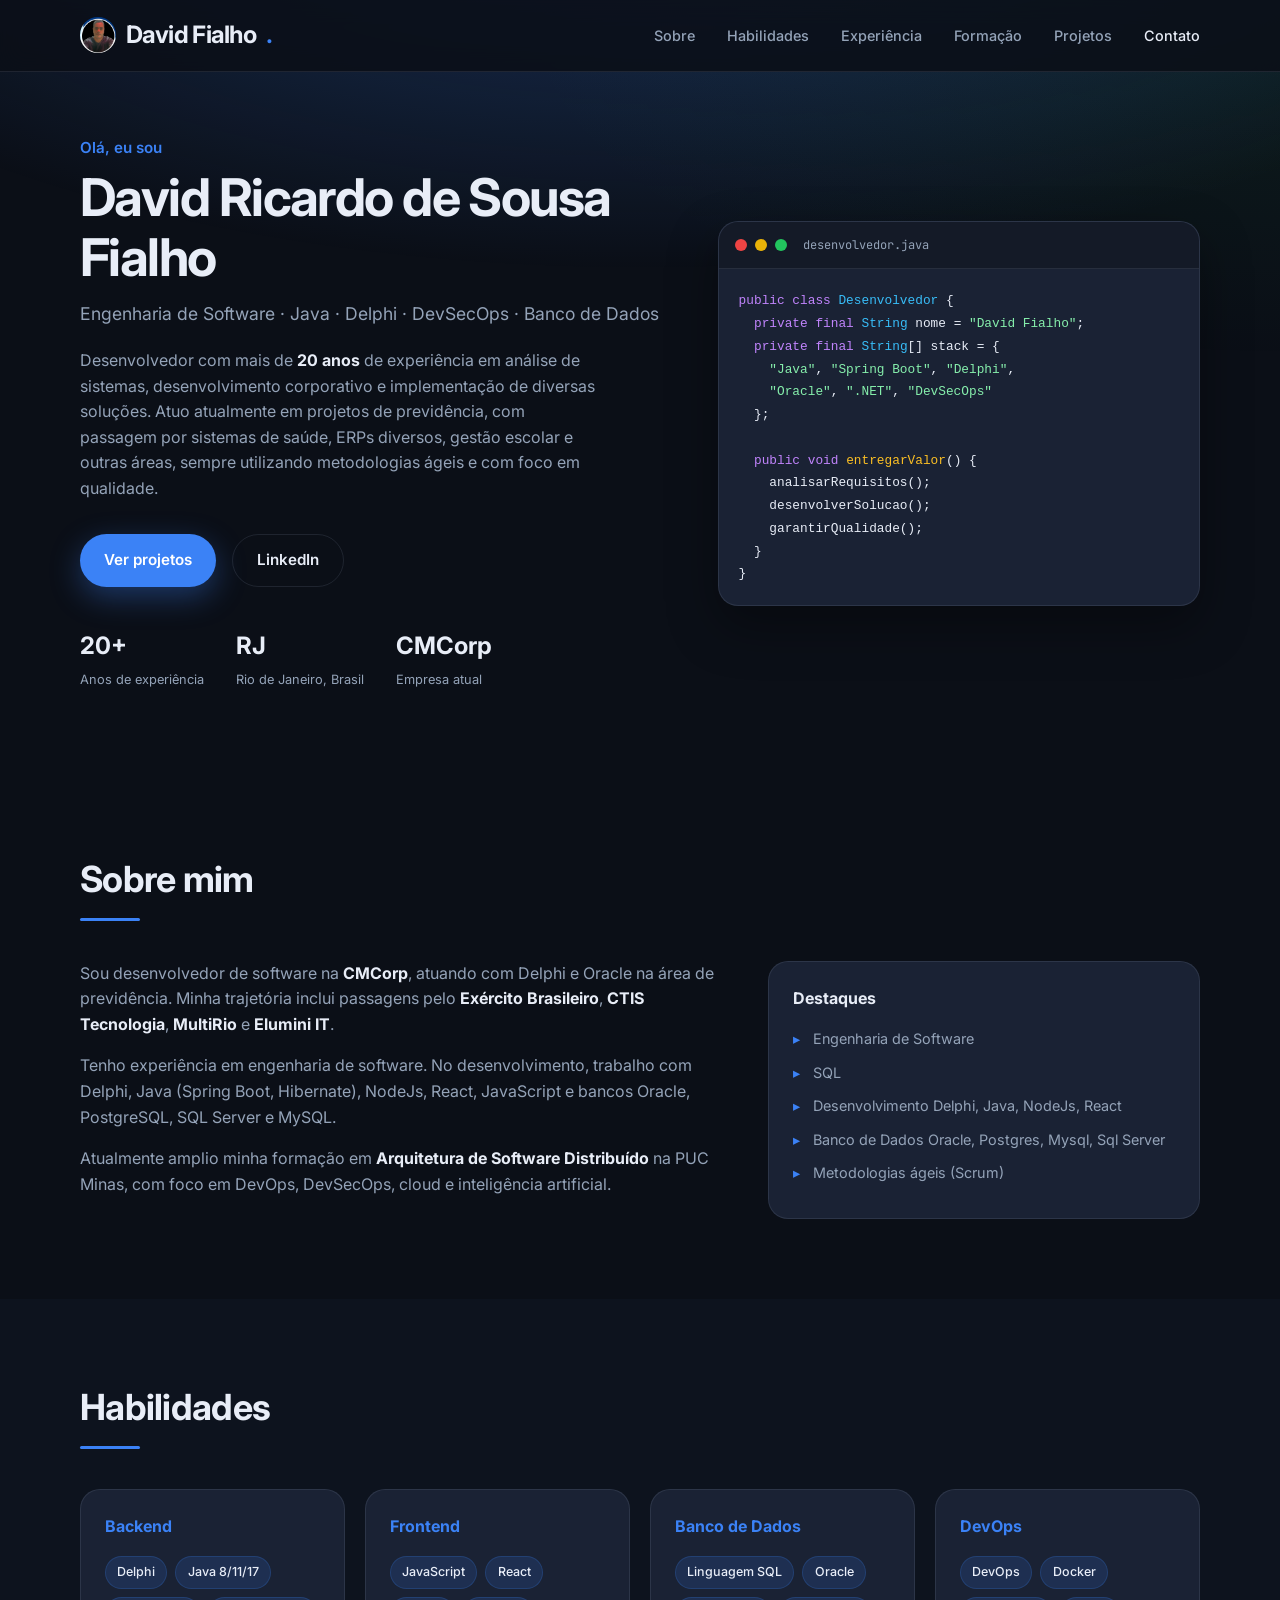
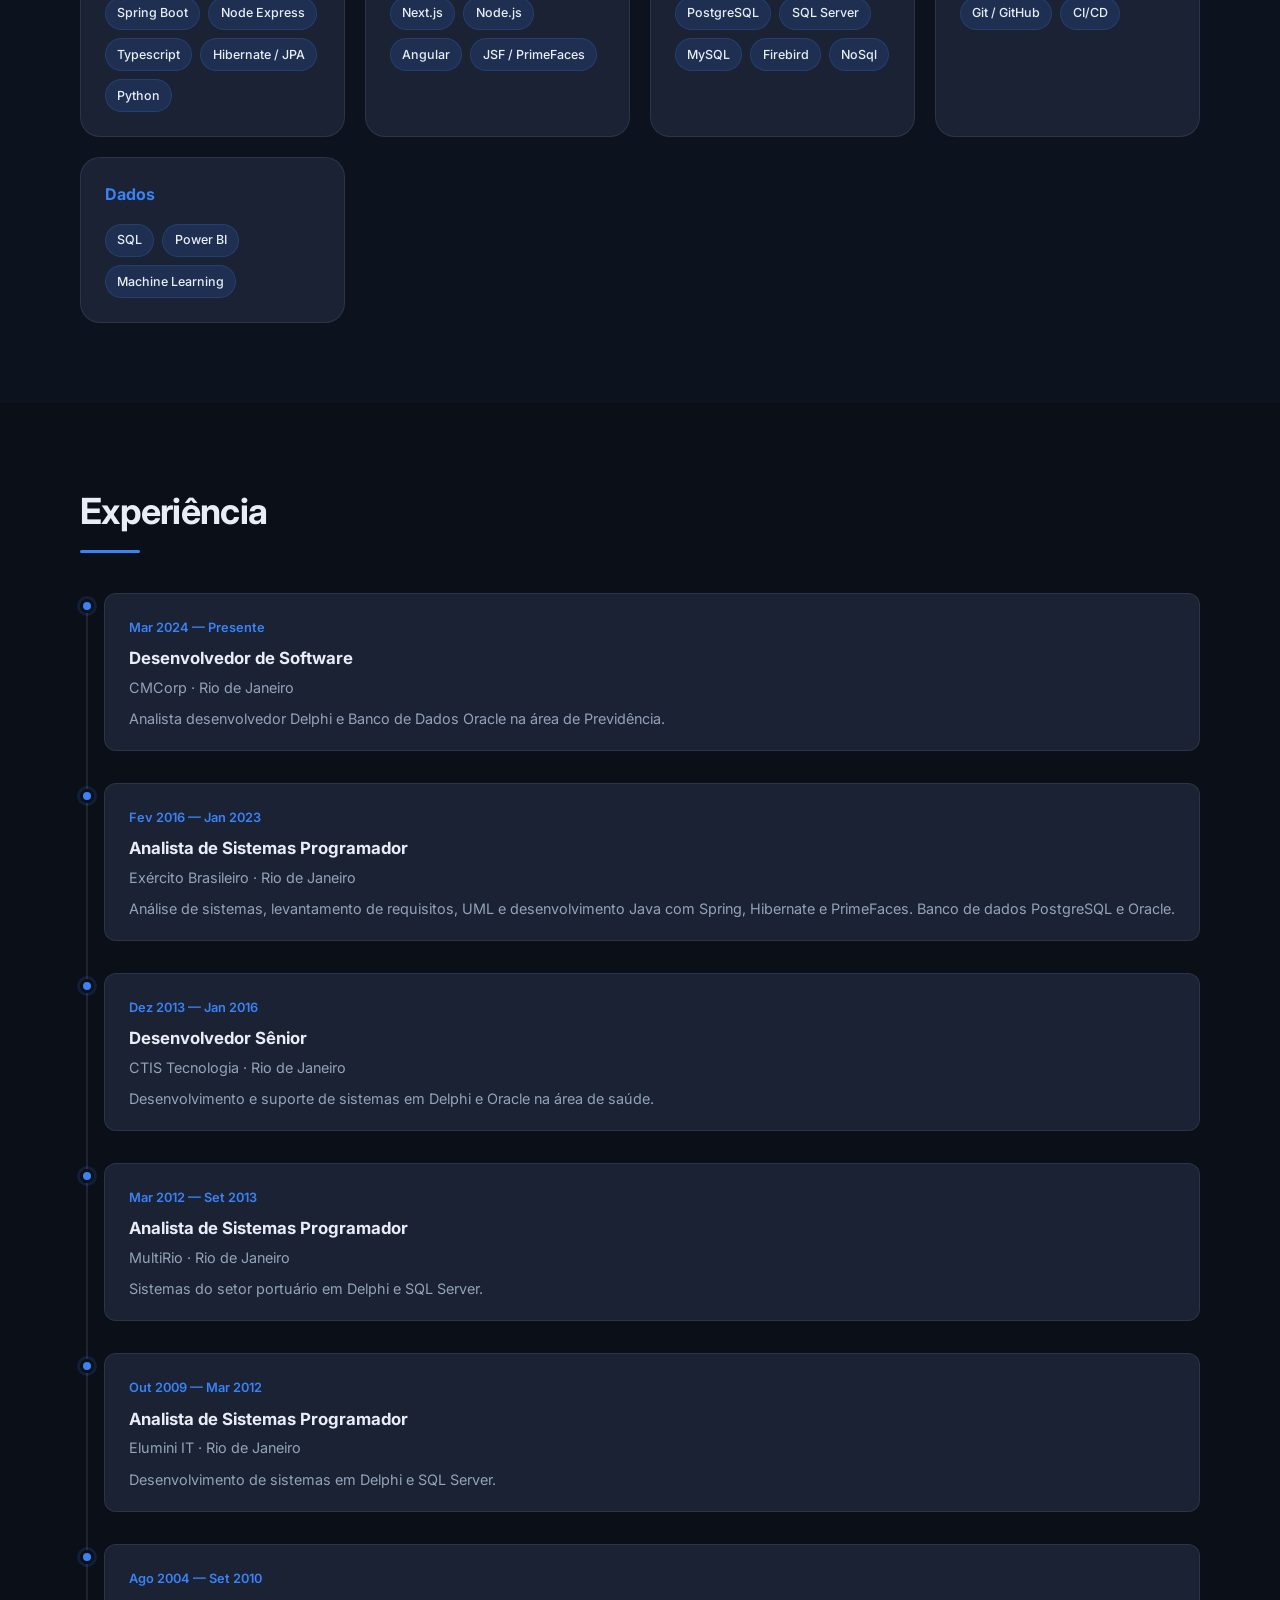
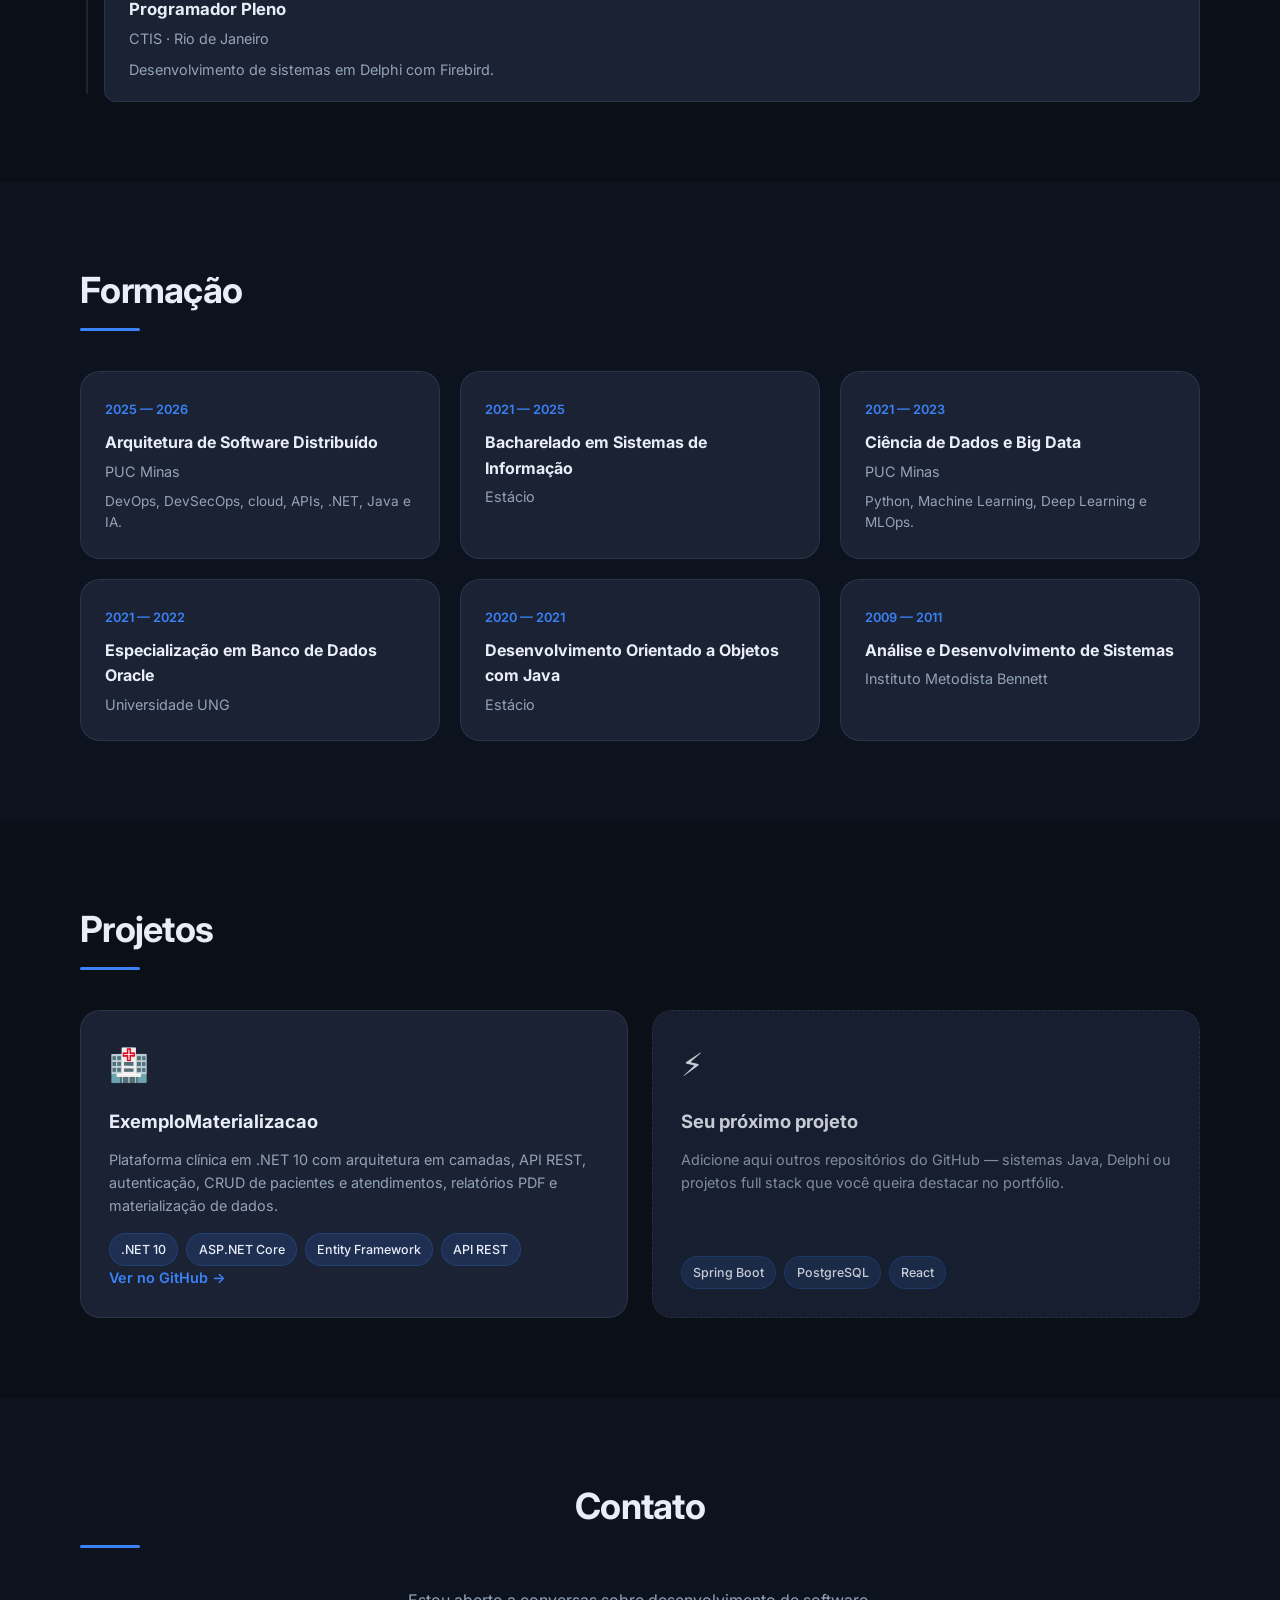
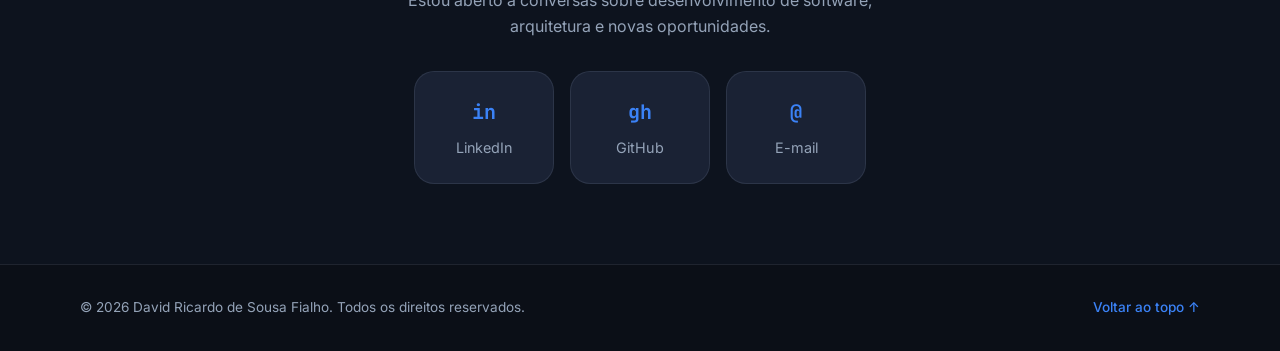
<file: index.html>
<!DOCTYPE html>
<html lang="pt-BR">
<head>
  <meta charset="UTF-8">
  <meta name="viewport" content="width=device-width, initial-scale=1.0">
  <meta name="description" content="Portfólio de David Ricardo de Sousa Fialho — Desenvolvedor de Software com mais de 20 anos de experiência em Java, Delphi, DevSecOps e Banco de Dados.">
  <meta name="author" content="David Ricardo de Sousa Fialho">
  <title>David Fialho | Desenvolvedor de Software</title>
  <link rel="icon" type="image/png" href="img/foto.png">
  <link rel="preconnect" href="https://fonts.googleapis.com">
  <link rel="preconnect" href="https://fonts.gstatic.com" crossorigin>
  <link href="https://fonts.googleapis.com/css2?family=Inter:wght@400;500;600;700&family=JetBrains+Mono:wght@400;500&display=swap" rel="stylesheet">
  <link rel="stylesheet" href="css/style.css">
</head>
<body>
  <header class="header" id="topo">
    <nav class="nav container">
      <a href="#topo" class="nav-logo">
        <img src="img/foto.png" alt="David Fialho" class="nav-avatar">
        David Fialho<span class="accent">.</span>
      </a>
      <button class="nav-toggle" aria-label="Abrir menu" aria-expanded="false">
        <span></span>
        <span></span>
        <span></span>
      </button>
      <ul class="nav-links">
        <li><a href="#sobre">Sobre</a></li>
        <li><a href="#habilidades">Habilidades</a></li>
        <li><a href="#experiencia">Experiência</a></li>
        <li><a href="#formacao">Formação</a></li>
        <li><a href="#projetos">Projetos</a></li>
        <li><a href="#contato">Contato</a></li>
      </ul>
    </nav>
  </header>

  <main>
    <section class="hero">
      <div class="container hero-grid">
        <div class="hero-content">
          <p class="hero-greeting">Olá, eu sou</p>
          <h1 class="hero-title">David Ricardo de Sousa Fialho</h1>
          <p class="hero-subtitle">
            Engenharia de Software · Java · Delphi · DevSecOps · Banco de Dados
          </p>
          <p class="hero-description">
            Desenvolvedor com mais de <strong>20 anos</strong> de experiência em análise de sistemas,
            desenvolvimento corporativo e implementação de diversas soluções. Atuo atualmente em
            projetos de previdência, com passagem por sistemas de saúde, ERPs diversos, gestão
            escolar e outras áreas, sempre utilizando metodologias ágeis e com foco em qualidade.
          </p>
          <div class="hero-actions">
            <a href="#projetos" class="btn btn-primary">Ver projetos</a>
            <a href="https://www.linkedin.com/in/david-ricardo-de-sousa-fialho-27782882/" target="_blank" rel="noopener noreferrer" class="btn btn-outline">LinkedIn</a>
          </div>
          <div class="hero-stats">
            <div class="stat">
              <span class="stat-value">20+</span>
              <span class="stat-label">Anos de experiência</span>
            </div>
            <div class="stat">
              <span class="stat-value">RJ</span>
              <span class="stat-label">Rio de Janeiro, Brasil</span>
            </div>
            <div class="stat">
              <span class="stat-value">CMCorp</span>
              <span class="stat-label">Empresa atual</span>
            </div>
          </div>
        </div>
        <div class="hero-visual">
          <div class="code-card">
            <div class="code-header">
              <span class="dot red"></span>
              <span class="dot yellow"></span>
              <span class="dot green"></span>
              <span class="code-filename">desenvolvedor.java</span>
            </div>
            <pre class="code-body"><code><span class="kw">public class</span> <span class="type">Desenvolvedor</span> {
  <span class="kw">private final</span> <span class="type">String</span> nome = <span class="str">"David Fialho"</span>;
  <span class="kw">private final</span> <span class="type">String</span>[] stack = {
    <span class="str">"Java"</span>, <span class="str">"Spring Boot"</span>, <span class="str">"Delphi"</span>,
    <span class="str">"Oracle"</span>, <span class="str">".NET"</span>, <span class="str">"DevSecOps"</span>
  };

  <span class="kw">public void</span> <span class="fn">entregarValor</span>() {
    analisarRequisitos();
    desenvolverSolucao();
    garantirQualidade();
  }
}</code></pre>
          </div>
        </div>
      </div>
    </section>

    <section class="section" id="sobre">
      <div class="container">
        <h2 class="section-title">Sobre mim</h2>
        <div class="about-grid">
          <div class="about-text">
            <p>
              Sou desenvolvedor de software na <strong>CMCorp</strong>, atuando com Delphi e Oracle
              na área de previdência. Minha trajetória inclui passagens pelo
              <strong>Exército Brasileiro</strong>, <strong>CTIS Tecnologia</strong>,
              <strong>MultiRio</strong> e <strong>Elumini IT</strong>.
            </p>
            <p>
              Tenho experiência em engenharia de software. No desenvolvimento, trabalho com
              Delphi, Java (Spring Boot, Hibernate), NodeJs, React, JavaScript e bancos Oracle,
              PostgreSQL, SQL Server e MySQL.
            </p>
            <p>
              Atualmente amplio minha formação em <strong>Arquitetura de Software Distribuído</strong>
              na PUC Minas, com foco em DevOps, DevSecOps, cloud e inteligência artificial.
            </p>
          </div>
          <aside class="about-highlights">
            <h3>Destaques</h3>
            <ul>
              <li>Engenharia de Software</li>
              <li>SQL</li>
              <li>Desenvolvimento Delphi, Java, NodeJs, React</li>
              <li>Banco de Dados Oracle, Postgres, Mysql, Sql Server</li>
              <li>Metodologias ágeis (Scrum)</li>
            </ul>
          </aside>
        </div>
      </div>
    </section>

    <section class="section section-alt" id="habilidades">
      <div class="container">
        <h2 class="section-title">Habilidades</h2>
        <div class="skills-grid">
          <article class="skill-card">
            <h3>Backend</h3>
            <div class="tags">
              <span>Delphi</span>
              <span>Java 8/11/17</span>
              <span>Spring Boot</span>
              <span>Node Express</span>
              <span>Typescript</span>
              <span>Hibernate / JPA</span>
              <span>Python</span>
            </div>
          </article>
          <article class="skill-card">
            <h3>Frontend</h3>
            <div class="tags">
              <span>JavaScript</span>
              <span>React</span>
              <span>Next.js</span>
              <span>Node.js</span>
              <span>Angular</span>
              <span>JSF / PrimeFaces</span>
            </div>
          </article>
          <article class="skill-card">
            <h3>Banco de Dados</h3>
            <div class="tags">
              <span>Linguagem SQL</span>
              <span>Oracle</span>
              <span>PostgreSQL</span>
              <span>SQL Server</span>
              <span>MySQL</span>
              <span>Firebird</span>
              <span>NoSql</span>
            </div>
          </article>
          <article class="skill-card">
            <h3>DevOps</h3>
            <div class="tags">
              <span>DevOps</span>
              <span>Docker</span>
              <span>Git / GitHub</span>
              <span>CI/CD</span>
            </div>
          </article>
          <article class="skill-card">
            <h3>Dados</h3>
            <div class="tags">
              <span>SQL</span>
              <span>Power BI</span>
              <span>Machine Learning</span>
            </div>
          </article>
        </div>
      </div>
    </section>

    <section class="section" id="experiencia">
      <div class="container">
        <h2 class="section-title">Experiência</h2>
        <div class="timeline">
          <article class="timeline-item">
            <div class="timeline-marker"></div>
            <div class="timeline-content">
              <span class="timeline-period">Mar 2024 — Presente</span>
              <h3>Desenvolvedor de Software</h3>
              <p class="timeline-company">CMCorp · Rio de Janeiro</p>
              <p>Analista desenvolvedor Delphi e Banco de Dados Oracle na área de Previdência.</p>
            </div>
          </article>
          <article class="timeline-item">
            <div class="timeline-marker"></div>
            <div class="timeline-content">
              <span class="timeline-period">Fev 2016 — Jan 2023</span>
              <h3>Analista de Sistemas Programador</h3>
              <p class="timeline-company">Exército Brasileiro · Rio de Janeiro</p>
              <p>
                Análise de sistemas, levantamento de requisitos, UML e desenvolvimento Java com
                Spring, Hibernate e PrimeFaces. Banco de dados PostgreSQL e Oracle.
              </p>
            </div>
          </article>
          <article class="timeline-item">
            <div class="timeline-marker"></div>
            <div class="timeline-content">
              <span class="timeline-period">Dez 2013 — Jan 2016</span>
              <h3>Desenvolvedor Sênior</h3>
              <p class="timeline-company">CTIS Tecnologia · Rio de Janeiro</p>
              <p>Desenvolvimento e suporte de sistemas em Delphi e Oracle na área de saúde.</p>
            </div>
          </article>
          <article class="timeline-item">
            <div class="timeline-marker"></div>
            <div class="timeline-content">
              <span class="timeline-period">Mar 2012 — Set 2013</span>
              <h3>Analista de Sistemas Programador</h3>
              <p class="timeline-company">MultiRio · Rio de Janeiro</p>
              <p>Sistemas do setor portuário em Delphi e SQL Server.</p>
            </div>
          </article>
          <article class="timeline-item">
            <div class="timeline-marker"></div>
            <div class="timeline-content">
              <span class="timeline-period">Out 2009 — Mar 2012</span>
              <h3>Analista de Sistemas Programador</h3>
              <p class="timeline-company">Elumini IT · Rio de Janeiro</p>
              <p>Desenvolvimento de sistemas em Delphi e SQL Server.</p>
            </div>
          </article>
          <article class="timeline-item">
            <div class="timeline-marker"></div>
            <div class="timeline-content">
              <span class="timeline-period">Ago 2004 — Set 2010</span>
              <h3>Programador Pleno</h3>
              <p class="timeline-company">CTIS · Rio de Janeiro</p>
              <p>Desenvolvimento de sistemas em Delphi com Firebird.</p>
            </div>
          </article>
        </div>
      </div>
    </section>

    <section class="section section-alt" id="formacao">
      <div class="container">
        <h2 class="section-title">Formação</h2>
        <div class="education-grid">
          <article class="education-card">
            <span class="education-year">2025 — 2026</span>
            <h3>Arquitetura de Software Distribuído</h3>
            <p>PUC Minas</p>
            <p class="education-detail">DevOps, DevSecOps, cloud, APIs, .NET, Java e IA.</p>
          </article>
          <article class="education-card">
            <span class="education-year">2021 — 2025</span>
            <h3>Bacharelado em Sistemas de Informação</h3>
            <p>Estácio</p>
          </article>
          <article class="education-card">
            <span class="education-year">2021 — 2023</span>
            <h3>Ciência de Dados e Big Data</h3>
            <p>PUC Minas</p>
            <p class="education-detail">Python, Machine Learning, Deep Learning e MLOps.</p>
          </article>
          <article class="education-card">
            <span class="education-year">2021 — 2022</span>
            <h3>Especialização em Banco de Dados Oracle</h3>
            <p>Universidade UNG</p>
          </article>
          <article class="education-card">
            <span class="education-year">2020 — 2021</span>
            <h3>Desenvolvimento Orientado a Objetos com Java</h3>
            <p>Estácio</p>
          </article>
          <article class="education-card">
            <span class="education-year">2009 — 2011</span>
            <h3>Análise e Desenvolvimento de Sistemas</h3>
            <p>Instituto Metodista Bennett</p>
          </article>
        </div>
      </div>
    </section>

    <section class="section" id="projetos">
      <div class="container">
        <h2 class="section-title">Projetos</h2>
        <div class="projects-grid">
          <article class="project-card">
            <div class="project-icon">🏥</div>
            <h3>ExemploMaterializacao</h3>
            <p>
              Plataforma clínica em .NET 10 com arquitetura em camadas, API REST, autenticação,
              CRUD de pacientes e atendimentos, relatórios PDF e materialização de dados.
            </p>
            <div class="tags">
              <span>.NET 10</span>
              <span>ASP.NET Core</span>
              <span>Entity Framework</span>
              <span>API REST</span>
            </div>
            <a href="https://github.com/davidfialho533/ExemploMaterializacao" target="_blank" rel="noopener noreferrer" class="project-link">
              Ver no GitHub →
            </a>
          </article>
          <article class="project-card project-card-placeholder">
            <div class="project-icon">⚡</div>
            <h3>Seu próximo projeto</h3>
            <p>
              Adicione aqui outros repositórios do GitHub — sistemas Java, Delphi ou projetos
              full stack que você queira destacar no portfólio.
            </p>
            <div class="tags">
              <span>Spring Boot</span>
              <span>PostgreSQL</span>
              <span>React</span>
            </div>
          </article>
        </div>
      </div>
    </section>

    <section class="section section-alt" id="contato">
      <div class="container contact-container">
        <h2 class="section-title">Contato</h2>
        <p class="contact-text">
          Estou aberto a conversas sobre desenvolvimento de software, arquitetura e novas oportunidades.
        </p>
        <div class="contact-links">
          <a href="https://www.linkedin.com/in/david-ricardo-de-sousa-fialho-27782882/" target="_blank" rel="noopener noreferrer" class="contact-card">
            <span class="contact-icon">in</span>
            <span class="contact-label">LinkedIn</span>
          </a>
          <a href="https://github.com/davidfialho533" target="_blank" rel="noopener noreferrer" class="contact-card">
            <span class="contact-icon">gh</span>
            <span class="contact-label">GitHub</span>
          </a>
          <a href="mailto:seu-email@exemplo.com" class="contact-card">
            <span class="contact-icon">@</span>
            <span class="contact-label">E-mail</span>
          </a>
        </div>
      </div>
    </section>
  </main>

  <footer class="footer">
    <div class="container footer-content">
      <p>&copy; <span id="year"></span> David Ricardo de Sousa Fialho. Todos os direitos reservados.</p>
      <a href="#topo" class="back-to-top">Voltar ao topo ↑</a>
    </div>
  </footer>

  <script src="js/main.js"></script>
</body>
</html>
</file>
<file: css/style.css>
:root {
  --bg: #0b0f17;
  --bg-alt: #111827;
  --surface: #1a2234;
  --surface-hover: #243049;
  --text: #e8edf7;
  --text-muted: #94a3b8;
  --accent: #3b82f6;
  --accent-soft: rgba(59, 130, 246, 0.15);
  --accent-glow: rgba(59, 130, 246, 0.35);
  --border: rgba(148, 163, 184, 0.15);
  --success: #22c55e;
  --radius: 12px;
  --radius-lg: 20px;
  --shadow: 0 20px 50px rgba(0, 0, 0, 0.35);
  --header-height: 72px;
  --font: "Inter", system-ui, sans-serif;
  --mono: "JetBrains Mono", monospace;
}

*,
*::before,
*::after {
  box-sizing: border-box;
  margin: 0;
  padding: 0;
}

html {
  scroll-behavior: smooth;
}

body {
  font-family: var(--font);
  background: var(--bg);
  color: var(--text);
  line-height: 1.6;
  min-height: 100vh;
}

body::before {
  content: "";
  position: fixed;
  inset: 0;
  background:
    radial-gradient(ellipse 80% 50% at 50% -20%, var(--accent-glow), transparent),
    radial-gradient(ellipse 60% 40% at 100% 0%, rgba(34, 197, 94, 0.08), transparent);
  pointer-events: none;
  z-index: -1;
}

a {
  color: inherit;
  text-decoration: none;
}

img {
  max-width: 100%;
  display: block;
}

.container {
  width: min(1120px, calc(100% - 2rem));
  margin-inline: auto;
}

/* Header */
.header {
  position: fixed;
  top: 0;
  left: 0;
  right: 0;
  z-index: 100;
  height: var(--header-height);
  background: rgba(11, 15, 23, 0.85);
  backdrop-filter: blur(12px);
  border-bottom: 1px solid var(--border);
}

.nav {
  display: flex;
  align-items: center;
  justify-content: space-between;
  height: 100%;
}

.nav-logo {
  display: flex;
  align-items: center;
  gap: 0.6rem;
  font-size: 1.5rem;
  font-weight: 700;
  letter-spacing: -0.03em;
}

.nav-avatar {
  width: 36px;
  height: 36px;
  border-radius: 50%;
  object-fit: cover;
}

.nav-logo .accent {
  color: var(--accent);
}

.nav-links {
  display: flex;
  gap: 2rem;
  list-style: none;
}

.nav-links a {
  color: var(--text-muted);
  font-size: 0.9rem;
  font-weight: 500;
  transition: color 0.2s;
}

.nav-links a:hover {
  color: var(--text);
}

.nav-toggle {
  display: none;
  flex-direction: column;
  gap: 5px;
  background: none;
  border: none;
  cursor: pointer;
  padding: 4px;
}

.nav-toggle span {
  display: block;
  width: 24px;
  height: 2px;
  background: var(--text);
  border-radius: 2px;
  transition: transform 0.3s, opacity 0.3s;
}

/* Hero */
.hero {
  padding: calc(var(--header-height) + 4rem) 0 5rem;
}

.hero-grid {
  display: grid;
  grid-template-columns: 1.1fr 0.9fr;
  gap: 3rem;
  align-items: center;
}

.hero-greeting {
  color: var(--accent);
  font-weight: 600;
  font-size: 0.95rem;
  margin-bottom: 0.5rem;
}

.hero-title {
  font-size: clamp(2rem, 5vw, 3.25rem);
  font-weight: 700;
  line-height: 1.15;
  letter-spacing: -0.03em;
  margin-bottom: 0.75rem;
}

.hero-subtitle {
  font-size: 1.1rem;
  color: var(--text-muted);
  margin-bottom: 1.25rem;
}

.hero-description {
  color: var(--text-muted);
  max-width: 52ch;
  margin-bottom: 2rem;
}

.hero-description strong {
  color: var(--text);
}

.hero-actions {
  display: flex;
  flex-wrap: wrap;
  gap: 1rem;
  margin-bottom: 2.5rem;
}

.btn {
  display: inline-flex;
  align-items: center;
  justify-content: center;
  padding: 0.85rem 1.5rem;
  border-radius: 999px;
  font-weight: 600;
  font-size: 0.95rem;
  transition: transform 0.2s, box-shadow 0.2s, background 0.2s;
}

.btn:hover {
  transform: translateY(-2px);
}

.btn-primary {
  background: var(--accent);
  color: #fff;
  box-shadow: 0 10px 30px var(--accent-glow);
}

.btn-primary:hover {
  box-shadow: 0 14px 40px var(--accent-glow);
}

.btn-outline {
  border: 1px solid var(--border);
  color: var(--text);
}

.btn-outline:hover {
  background: var(--surface);
}

.hero-stats {
  display: flex;
  flex-wrap: wrap;
  gap: 2rem;
}

.stat-value {
  display: block;
  font-size: 1.5rem;
  font-weight: 700;
  color: var(--text);
}

.stat-label {
  font-size: 0.8rem;
  color: var(--text-muted);
}

/* Code card */
.code-card {
  background: var(--surface);
  border: 1px solid var(--border);
  border-radius: var(--radius-lg);
  overflow: hidden;
  box-shadow: var(--shadow);
}

.code-header {
  display: flex;
  align-items: center;
  gap: 0.5rem;
  padding: 0.85rem 1rem;
  background: rgba(0, 0, 0, 0.25);
  border-bottom: 1px solid var(--border);
}

.dot {
  width: 12px;
  height: 12px;
  border-radius: 50%;
}

.dot.red { background: #ef4444; }
.dot.yellow { background: #eab308; }
.dot.green { background: #22c55e; }

.code-filename {
  margin-left: 0.5rem;
  font-family: var(--mono);
  font-size: 0.75rem;
  color: var(--text-muted);
}

.code-body {
  padding: 1.25rem;
  overflow-x: auto;
  font-family: var(--mono);
  font-size: 0.8rem;
  line-height: 1.7;
}

.code-body .kw { color: #c084fc; }
.code-body .type { color: #38bdf8; }
.code-body .str { color: #86efac; }
.code-body .fn { color: #fbbf24; }

/* Sections */
.section {
  padding: 5rem 0;
}

.section-alt {
  background: rgba(17, 24, 39, 0.5);
}

.section-title {
  font-size: clamp(1.75rem, 4vw, 2.25rem);
  font-weight: 700;
  letter-spacing: -0.02em;
  margin-bottom: 2.5rem;
  position: relative;
  padding-bottom: 0.75rem;
}

.section-title::after {
  content: "";
  position: absolute;
  left: 0;
  bottom: 0;
  width: 60px;
  height: 3px;
  background: var(--accent);
  border-radius: 2px;
}

/* About */
.about-grid {
  display: grid;
  grid-template-columns: 1.5fr 1fr;
  gap: 2.5rem;
}

.about-text p {
  color: var(--text-muted);
  margin-bottom: 1rem;
}

.about-text strong {
  color: var(--text);
}

.about-highlights {
  background: var(--surface);
  border: 1px solid var(--border);
  border-radius: var(--radius-lg);
  padding: 1.5rem;
}

.about-highlights h3 {
  font-size: 1rem;
  margin-bottom: 1rem;
}

.about-highlights ul {
  list-style: none;
}

.about-highlights li {
  position: relative;
  padding-left: 1.25rem;
  color: var(--text-muted);
  font-size: 0.9rem;
  margin-bottom: 0.65rem;
}

.about-highlights li::before {
  content: "▸";
  position: absolute;
  left: 0;
  color: var(--accent);
}

/* Skills */
.skills-grid {
  display: grid;
  grid-template-columns: repeat(auto-fit, minmax(240px, 1fr));
  gap: 1.25rem;
}

.skill-card {
  background: var(--surface);
  border: 1px solid var(--border);
  border-radius: var(--radius-lg);
  padding: 1.5rem;
  transition: border-color 0.2s, transform 0.2s;
}

.skill-card:hover {
  border-color: var(--accent);
  transform: translateY(-4px);
}

.skill-card h3 {
  font-size: 1rem;
  margin-bottom: 1rem;
  color: var(--accent);
}

.tags {
  display: flex;
  flex-wrap: wrap;
  gap: 0.5rem;
}

.tags span {
  background: var(--accent-soft);
  color: var(--text);
  font-size: 0.78rem;
  font-weight: 500;
  padding: 0.35rem 0.7rem;
  border-radius: 999px;
  border: 1px solid rgba(59, 130, 246, 0.2);
}

/* Timeline */
.timeline {
  position: relative;
  padding-left: 1.5rem;
}

.timeline::before {
  content: "";
  position: absolute;
  left: 6px;
  top: 8px;
  bottom: 8px;
  width: 2px;
  background: var(--border);
}

.timeline-item {
  position: relative;
  padding-bottom: 2rem;
}

.timeline-item:last-child {
  padding-bottom: 0;
}

.timeline-marker {
  position: absolute;
  left: -1.5rem;
  top: 6px;
  width: 14px;
  height: 14px;
  background: var(--accent);
  border: 3px solid var(--bg);
  border-radius: 50%;
  box-shadow: 0 0 0 3px var(--accent-soft);
}

.timeline-content {
  background: var(--surface);
  border: 1px solid var(--border);
  border-radius: var(--radius);
  padding: 1.25rem 1.5rem;
}

.timeline-period {
  font-size: 0.8rem;
  color: var(--accent);
  font-weight: 600;
}

.timeline-content h3 {
  font-size: 1.05rem;
  margin: 0.35rem 0 0.25rem;
}

.timeline-company {
  font-size: 0.9rem;
  color: var(--text-muted);
  margin-bottom: 0.5rem;
}

.timeline-content p:last-child {
  font-size: 0.9rem;
  color: var(--text-muted);
}

/* Education */
.education-grid {
  display: grid;
  grid-template-columns: repeat(auto-fit, minmax(280px, 1fr));
  gap: 1.25rem;
}

.education-card {
  background: var(--surface);
  border: 1px solid var(--border);
  border-radius: var(--radius-lg);
  padding: 1.5rem;
}

.education-year {
  font-size: 0.8rem;
  color: var(--accent);
  font-weight: 600;
}

.education-card h3 {
  font-size: 1rem;
  margin: 0.5rem 0 0.25rem;
}

.education-card > p {
  color: var(--text-muted);
  font-size: 0.9rem;
}

.education-detail {
  margin-top: 0.5rem;
  font-size: 0.85rem !important;
}

/* Projects */
.projects-grid {
  display: grid;
  grid-template-columns: repeat(auto-fit, minmax(300px, 1fr));
  gap: 1.5rem;
}

.project-card {
  background: var(--surface);
  border: 1px solid var(--border);
  border-radius: var(--radius-lg);
  padding: 1.75rem;
  display: flex;
  flex-direction: column;
  transition: border-color 0.2s, transform 0.2s;
}

.project-card:hover {
  border-color: var(--accent);
  transform: translateY(-4px);
}

.project-card-placeholder {
  border-style: dashed;
  opacity: 0.85;
}

.project-icon {
  font-size: 2rem;
  margin-bottom: 1rem;
}

.project-card h3 {
  font-size: 1.15rem;
  margin-bottom: 0.75rem;
}

.project-card > p {
  color: var(--text-muted);
  font-size: 0.9rem;
  flex: 1;
  margin-bottom: 1rem;
}

.project-link {
  margin-top: auto;
  color: var(--accent);
  font-weight: 600;
  font-size: 0.9rem;
}

.project-link:hover {
  text-decoration: underline;
}

/* Contact */
.contact-container {
  text-align: center;
}

.contact-text {
  color: var(--text-muted);
  max-width: 50ch;
  margin: 0 auto 2rem;
}

.contact-links {
  display: flex;
  flex-wrap: wrap;
  justify-content: center;
  gap: 1rem;
}

.contact-card {
  display: flex;
  flex-direction: column;
  align-items: center;
  gap: 0.5rem;
  background: var(--surface);
  border: 1px solid var(--border);
  border-radius: var(--radius-lg);
  padding: 1.5rem 2.5rem;
  min-width: 140px;
  transition: border-color 0.2s, transform 0.2s;
}

.contact-card:hover {
  border-color: var(--accent);
  transform: translateY(-4px);
}

.contact-icon {
  font-family: var(--mono);
  font-weight: 700;
  font-size: 1.25rem;
  color: var(--accent);
}

.contact-label {
  font-size: 0.9rem;
  color: var(--text-muted);
}

/* Footer */
.footer {
  border-top: 1px solid var(--border);
  padding: 2rem 0;
}

.footer-content {
  display: flex;
  flex-wrap: wrap;
  justify-content: space-between;
  align-items: center;
  gap: 1rem;
  color: var(--text-muted);
  font-size: 0.85rem;
}

.back-to-top {
  color: var(--accent);
  font-weight: 500;
}

.back-to-top:hover {
  text-decoration: underline;
}

/* Mobile nav */
@media (max-width: 768px) {
  .nav-toggle {
    display: flex;
  }

  .nav-links {
    position: fixed;
    top: var(--header-height);
    left: 0;
    right: 0;
    flex-direction: column;
    gap: 0;
    background: var(--bg-alt);
    border-bottom: 1px solid var(--border);
    padding: 1rem 0;
    transform: translateY(-120%);
    opacity: 0;
    pointer-events: none;
    transition: transform 0.3s, opacity 0.3s;
  }

  .nav-links.open {
    transform: translateY(0);
    opacity: 1;
    pointer-events: auto;
  }

  .nav-links li a {
    display: block;
    padding: 0.85rem 1.5rem;
  }

  .nav-toggle.open span:nth-child(1) {
    transform: rotate(45deg) translate(5px, 5px);
  }

  .nav-toggle.open span:nth-child(2) {
    opacity: 0;
  }

  .nav-toggle.open span:nth-child(3) {
    transform: rotate(-45deg) translate(5px, -5px);
  }

  .hero-grid,
  .about-grid {
    grid-template-columns: 1fr;
  }

  .hero-visual {
    order: -1;
  }

  .hero-stats {
    gap: 1.25rem;
  }
}
</file>
